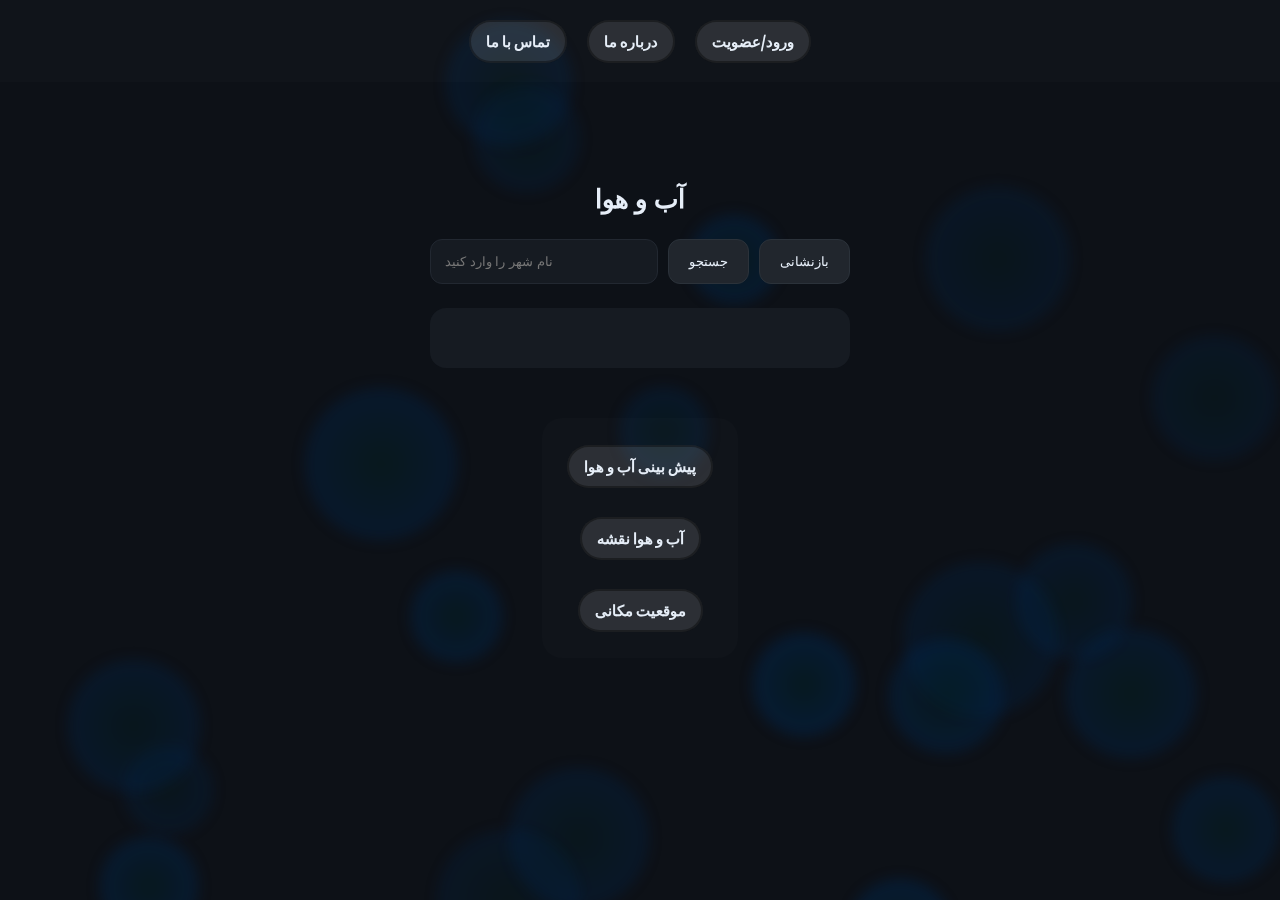
<file: index.html>
<!doctype html>
<html lang="fa">
<head>
<meta charset="utf-8">
<title>Weather — home</title>
<link rel="stylesheet" href="style.css">
<link href="https://fonts.googleapis.com/css2?family=Lobster&display=swap" rel="stylesheet">
  <meta name="description" content="یک سایت برای مشاهده آب و هوای شهرهای مختلف جهان REMOX">
  <meta name="keywords" content="آب و هوا , api , هواشناسی">
  <meta name="author" content="REMOX">
  <meta name="viewport" content="width=device-width, initial-scale=1.0">

    <meta name="author"content="REMOX">
    <meta name="robots" content="index,follow">
    <meta property="og:title" content="سایت عمومی REMOX">
    <meta property="og:description" content="هوا شناسی یکی از علوم مهم امروزه است">
    <meta property="og:image" content="image/logo.jpg">
    <meta property="og:url" content="https://site.com/home">
    <meta property="og:type" content="website">
</head>
<body>   
<div id="container-header">
    <ul>
<li><a href="pages/get in touch.html">تماس با ما</a></li>
<li><a href="pages/about.html">درباره ما</a></li>
<li><a href="pages/login.html">ورود/عضویت</a></li>
    </ul>
</div>
<div class="container">
    <h1>آب و هوا</h1>
<div class="search-box">
<input id="input" type="text" placeholder="نام شهر را وارد کنید">
<button id="button">جستجو</button>
<button id="reset">بازنشانی</button>

</div>
<div class="result">
<ul id="info">
</ul>
</div>
</div>
<main id="head">
    <ul>
        <p id="pishbini"><a href="pages/pishbini.html">پیش بینی آب و هوا</a></p>
        <p id="map"><a href="pages/map.html">آب و هوا نقشه</a></p>
        <p id="gps"><a href="pages/gps.html">موقعیت مکانی</a></p>
    </ul>
</main>

 <div class="bg-balls"></div>
<script src="main.js"></script>
</body>
</html>
</file>
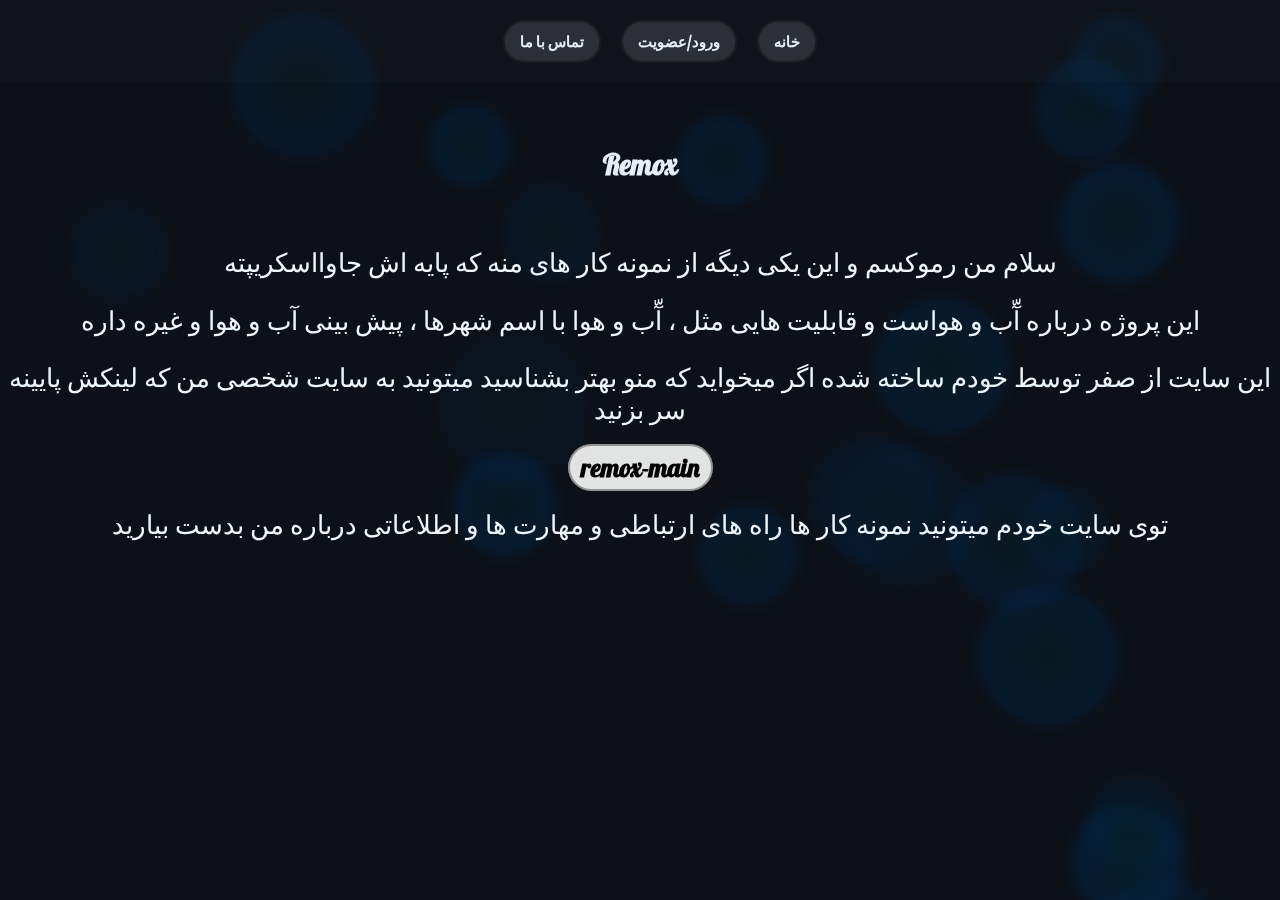
<file: pages/about.html>
<html>
<head>
<meta charset="utf-8">
<title>Weather — about</title>
<link rel="stylesheet" href="about.css/style.css">
<link href="https://fonts.googleapis.com/css2?family=Lobster&display=swap" rel="stylesheet">
  <meta name="description" content="یک سایت برای مشاهده آب و هوای شهرهای مختلف جهان REMOX">
  <meta name="keywords" content="آب و هوا , api , هواشناسی">
  <meta name="author" content="REMOX">
  <meta name="viewport" content="width=device-width, initial-scale=1.0">

    <meta name="author"content="REMOX">
    <meta name="robots" content="index,follow">
    <meta property="og:title" content="سایت عمومی REMOX">
    <meta property="og:description" content="هوا شناسی یکی از علوم مهم امروزه است">
    <meta property="og:image" content="image/logo.jpg">
    <meta property="og:url" content="https://site.com/home">
    <meta property="og:type" content="website">
</head>
<body>   
<header id="container-header">
    <ul>
<li><a href="get in touch.html">تماس با ما</a></li>
<li><a href="login.html">ورود/عضویت</a></li>
<li><a href="../index.html">خانه</a></li>
    </ul>
</header>
<section id="Introduction">
    <h1>Remox</h1>
    <nav id="info">
        <P>سلام من رموکسم و این یکی دیگه از نمونه کار های منه که پایه اش جاوااسکریپته</P>
        <p>این پروژه درباره آّب و هواست و قابلیت هایی مثل ، آّب و هوا با اسم شهرها ، پیش بینی آب و هوا و غیره داره</p>
        <p>این سایت از صفر توسط خودم ساخته شده اگر میخواید که منو بهتر بشناسید میتونید به سایت شخصی من که لینکش پایینه سر بزنید</p>
        <div id="a">
        <p><a href="https://remox-main.netlify.app">remox-main</a></p>
        </div>
        <p>توی سایت خودم میتونید نمونه کار ها راه های ارتباطی و مهارت ها و اطلاعاتی درباره من بدست بیارید</p>
        
    </nav>
</section>

 <div class="bg-balls"></div>
<script src="second.js"></script>
    </body>
    </html>
</file>
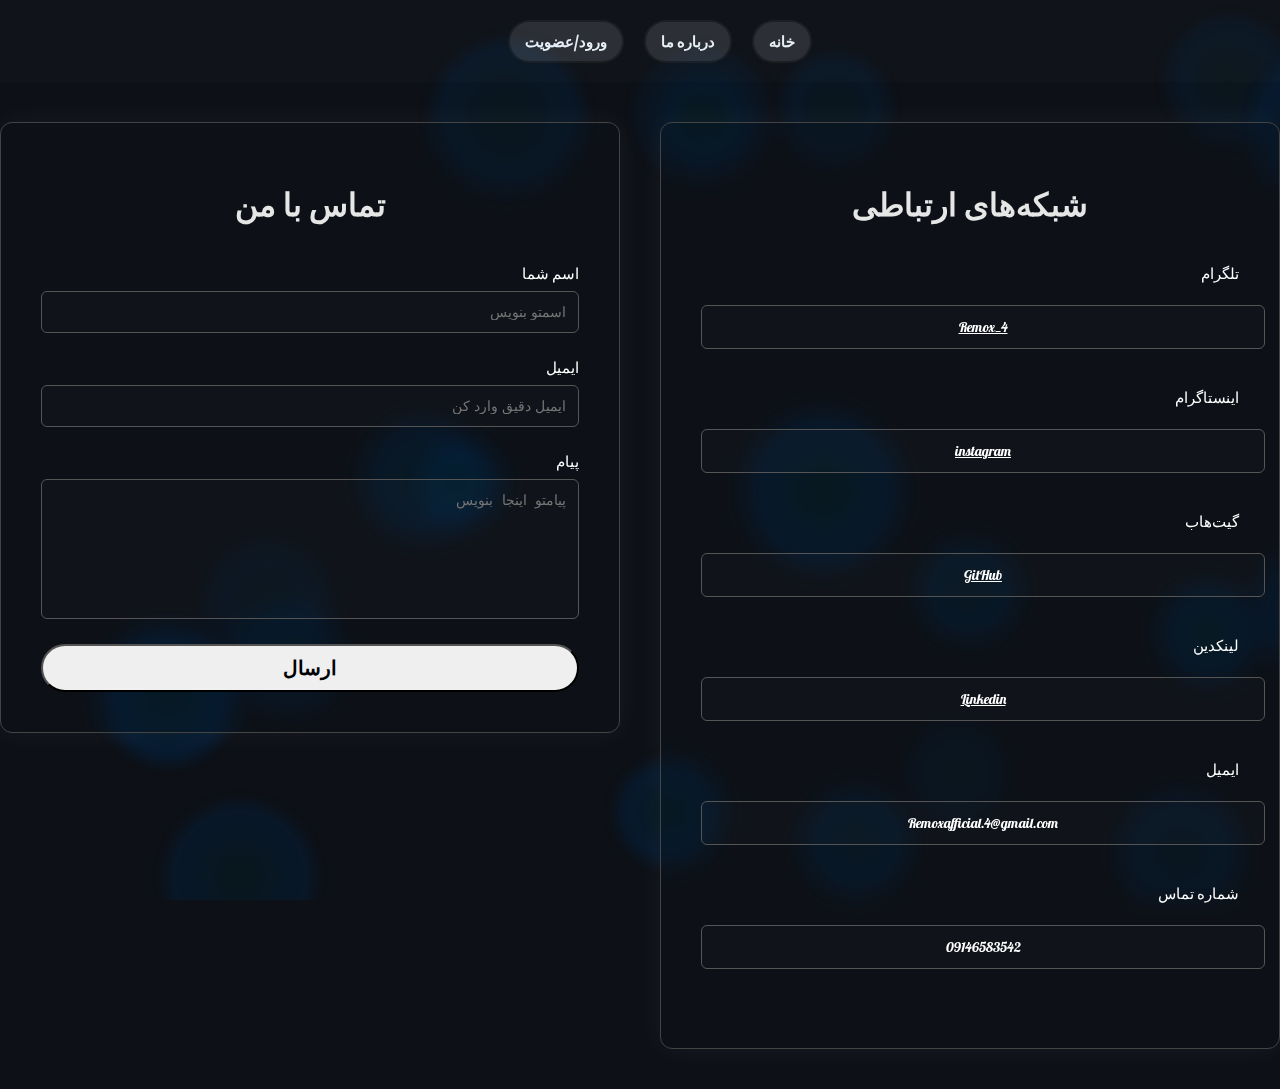
<file: pages/get in touch.html>
<html>
<head>
<meta charset="utf-8">
<title>Weather — get in touch</title>
<link rel="stylesheet" href="get in touch.css/style.css">
<link href="https://fonts.googleapis.com/css2?family=Lobster&display=swap" rel="stylesheet">
  <meta name="description" content="یک سایت برای مشاهده آب و هوای شهرهای مختلف جهان REMOX">
  <meta name="keywords" content="آب و هوا , api , هواشناسی">
  <meta name="author" content="REMOX">
  <meta name="viewport" content="width=device-width, initial-scale=1.0">

    <meta name="author"content="REMOX">
    <meta name="robots" content="index,follow">
    <meta property="og:title" content="سایت عمومی REMOX">
    <meta property="og:description" content="هوا شناسی یکی از علوم مهم امروزه است">
    <meta property="og:image" content="image/logo.jpg">
    <meta property="og:url" content="https://site.com/home">
    <meta property="og:type" content="website">
</head>
<body>   
<div id="container-header">
    <ul>
<li><a href="login.html">ورود/عضویت</a></li>
<li><a href="about.html">درباره ما</a></li>
<li><a href="../index.html">خانه</a></li>
    </ul>
</div>




<div class="wrapper" style="display:flex; justify-content:center; align-items:flex-start; gap:40px; width:100%; padding:40px 0;">
<div class="container">
<h1>تماس با من</h1>


<div class="row">
<label>اسم شما</label>
<input type="text" placeholder="اسمتو بنویس">
</div>


<div class="row">
<label>ایمیل</label>
<input type="email" placeholder="ایمیل دقیق وارد کن">
</div>


<div class="row">
<label>پیام</label>
<textarea placeholder="پیامتو اینجا بنویس"></textarea>
</div>


<button>ارسال</button>
</div>
<div class="container" style= animation-delay:0.2s;">
<h1>شبکه‌های ارتباطی</h1>


<div class="row">
<label>تلگرام</label>
<p class="p"><a href="https://t.me/Remox_4">Remox_4</a></p>
</div>


<div class="row">
<label>اینستاگرام</label>
<p class="p"> <a href="https://instagram.com/its.r.m.z" >instagram</a></p>
</div>


<div class="row">
<label>گیت‌هاب</label>
<p class="p"><a href="https://github.com/Remox-code" >GitHub</a></p>
</div>


<div class="row">
<label>لینکدین</label>
<p class="p"><a href="https://www.linkedin.com/in/mohammad-aghajafari-77b35439a/">Linkedin</a></p>
</div>


<div class="row">
<label>ایمیل</label>
<p class="p">Remoxafficial.4@gmail.com</p>
</div>


<div class="row">
<label>شماره تماس</label>
<p class="p">09146583542</p>
</div>
</div>
</div>


 <div class="bg-balls"></div>
<script src="second.js"></script>
    </body>
    </html>
</file>
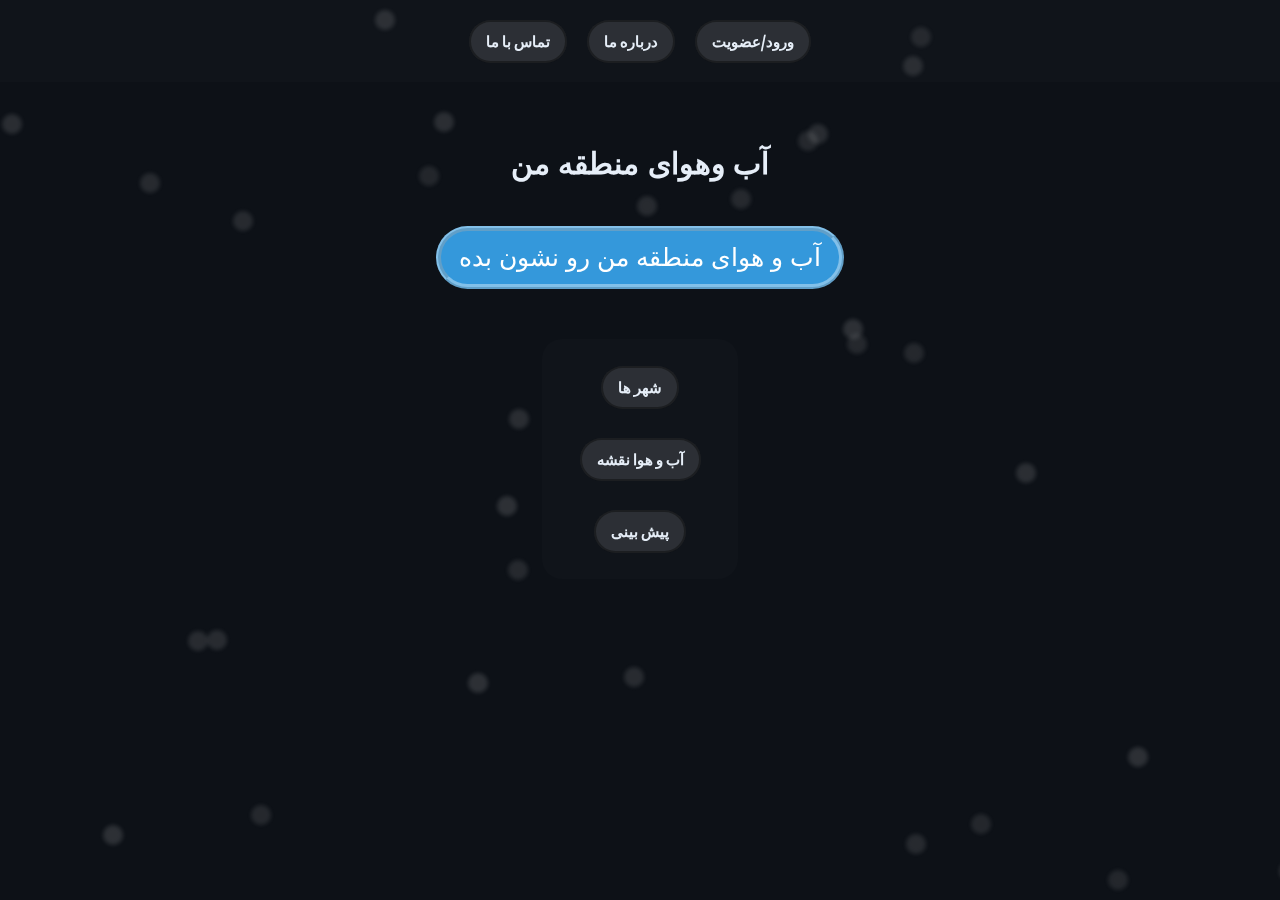
<file: pages/gps.html>
<!doctype html>
<html lang="fa">
<head>
<meta charset="utf-8">
<title>Weather — gps</title>
<link rel="stylesheet" href="gps.css/style.css">
<link href="https://fonts.googleapis.com/css2?family=Lobster&display=swap" rel="stylesheet">
  <meta name="description" content="یک سایت برای مشاهده آب و هوای شهرهای مختلف جهان REMOX">
  <meta name="keywords" content="آب و هوا , api , هواشناسی">
  <meta name="author" content="REMOX">
  <meta name="viewport" content="width=device-width, initial-scale=1.0">

    <meta name="author"content="REMOX">
    <meta name="robots" content="index,follow">
    <meta property="og:title" content="سایت عمومی REMOX">
    <meta property="og:description" content="هوا شناسی یکی از علوم مهم امروزه است">
    <meta property="og:image" content="image/logo.jpg">
    <meta property="og:url" content="https://site.com/home">
    <meta property="og:type" content="website">
</head>
<body> 

    
<div id="container-header">
    <ul>
<li><a href="get in touch.html">تماس با ما</a></li>
<li><a href="about.html">درباره ما</a></li>
<li><a href="login.html">ورود/عضویت</a></li>
    </ul>
</div>
<span id="mid">
  <h2>آب‌ وهوای منطقه من</h2>

  <button id="getWeatherBtn">آب و هوای منطقه من رو نشون بده</button>
</span>
  <div id="weather"></div>
<main id="head">
    <ul>
        <p id="pishbini"><a href="../index.html">شهر ها</a></p>
        <p id="map"><a href="map.html">آب و هوا نقشه</a></p>
        <p id="gps"><a href="pishbini.html">پیش بینی</a></p>
    </ul>
</main>

 <div class="bg-balls"></div>
<script src="gps.js"></script>
</body>
</html>
</file>
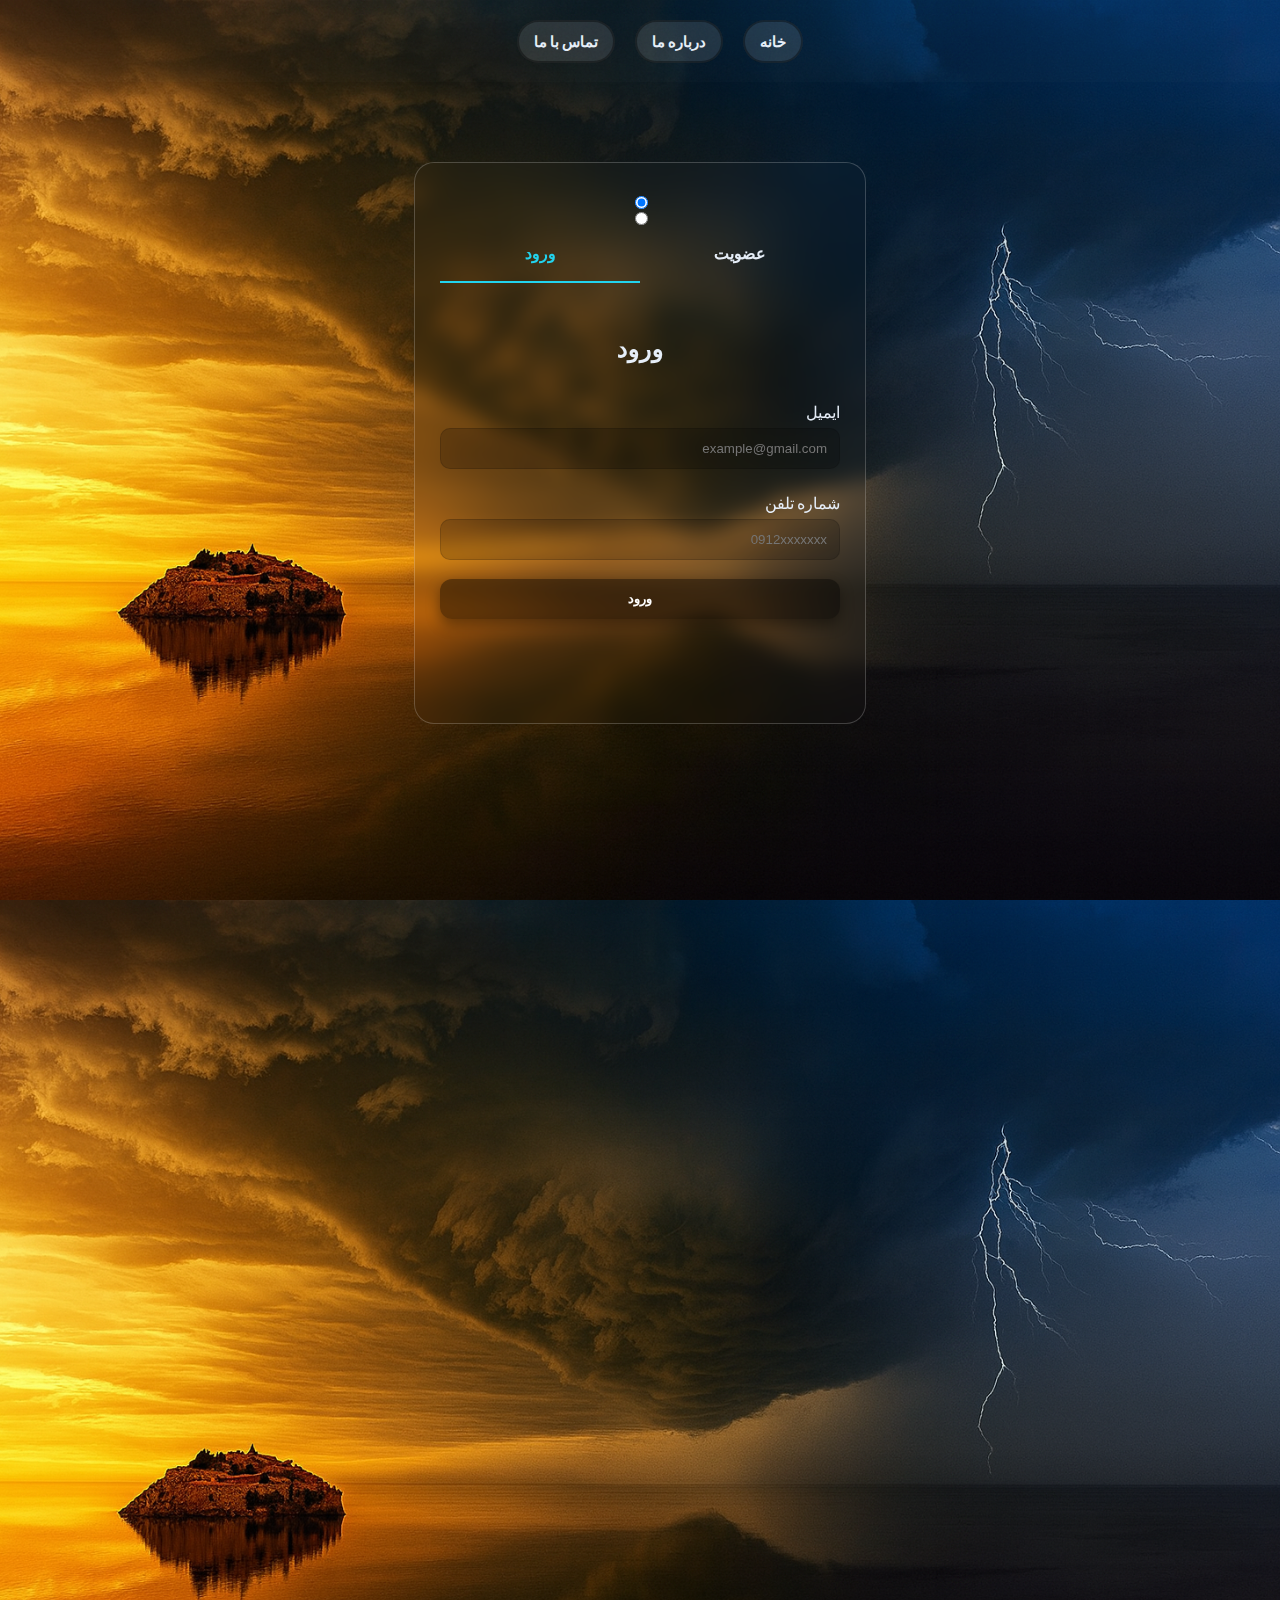
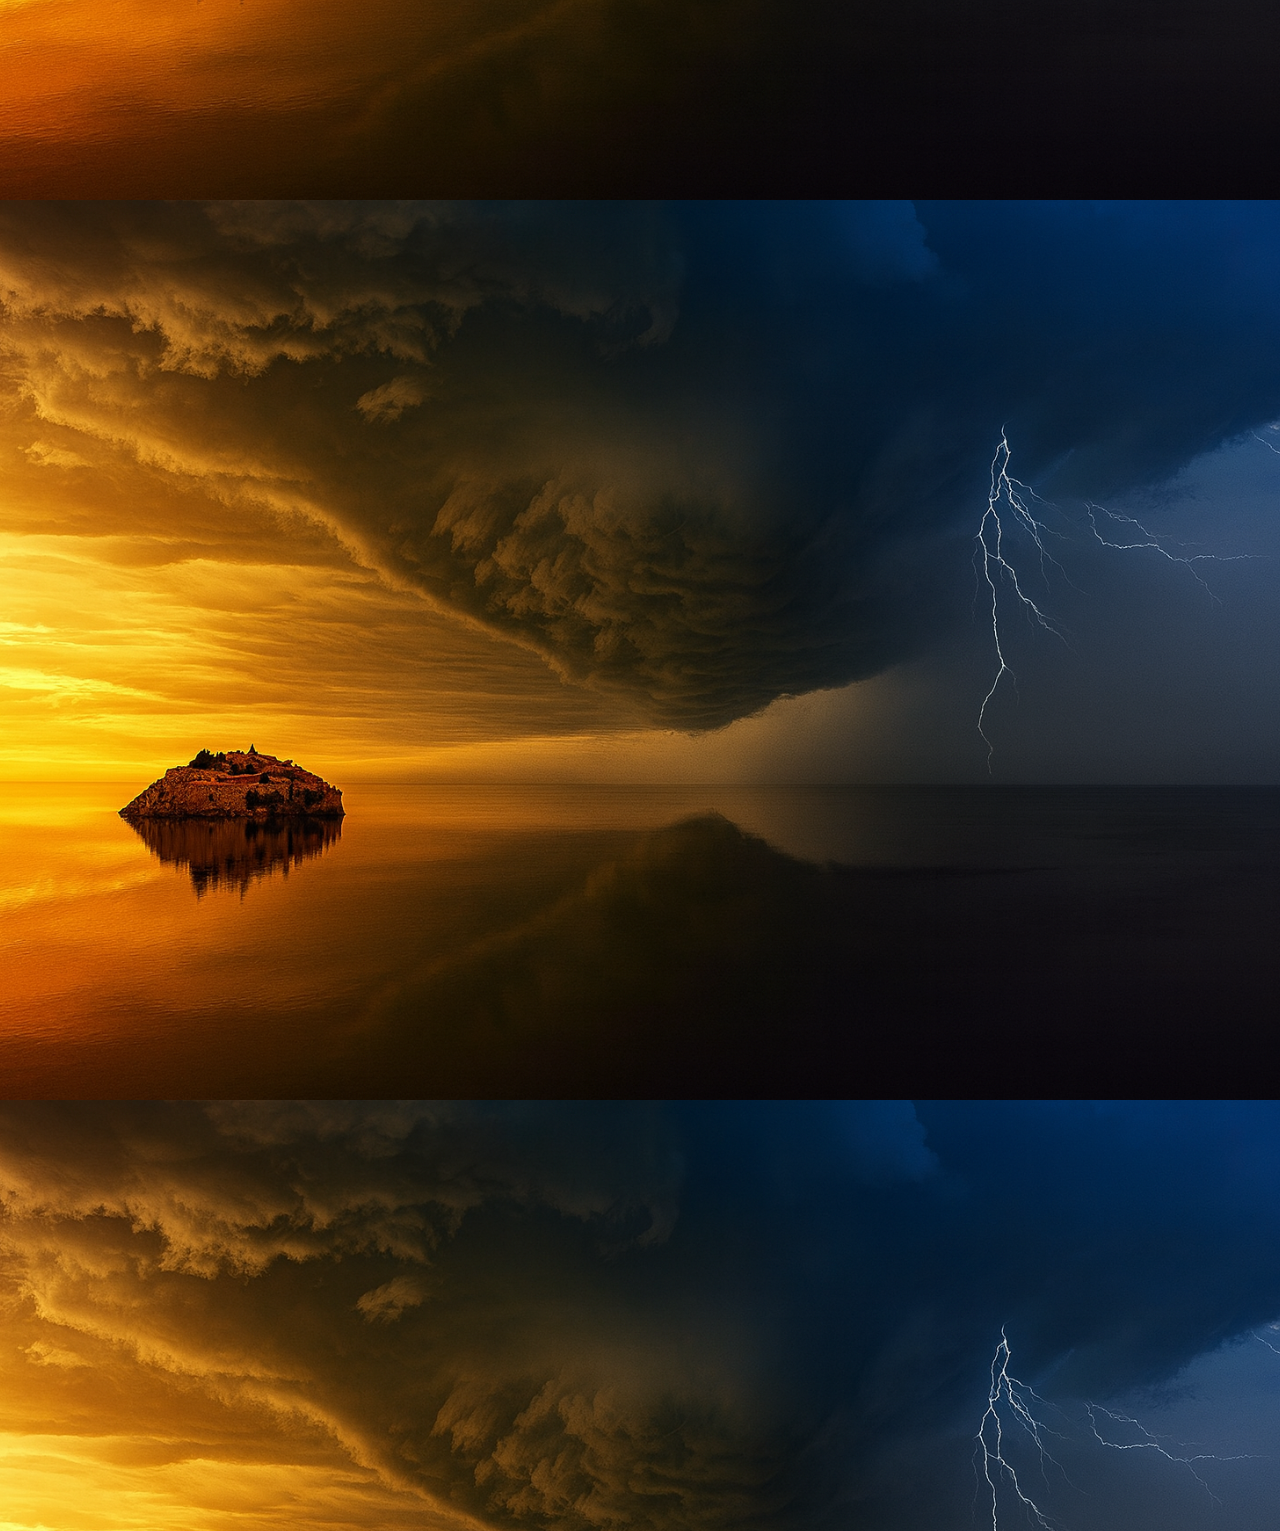
<file: pages/login.html>
<html>
<head>
<meta charset="utf-8">
<title>sign in — login</title>
<link rel="stylesheet" href="login.css/style.css">
<link href="https://fonts.googleapis.com/css2?family=Lobster&display=swap" rel="stylesheet">
  <meta name="description" content="یک سایت برای مشاهده آب و هوای شهرهای مختلف جهان REMOX">
  <meta name="keywords" content="آب و هوا , api , هواشناسی">
  <meta name="author" content="REMOX">
  <meta name="viewport" content="width=device-width, initial-scale=1.0">

    <meta name="author"content="REMOX">
    <meta name="robots" content="index,follow">
    <meta property="og:title" content="سایت عمومی REMOX">
    <meta property="og:description" content="هوا شناسی یکی از علوم مهم امروزه است">
    <meta property="og:image" content="image/logo.jpg">
    <meta property="og:url" content="https://site.com/home">
    <meta property="og:type" content="website">
</head>
<body>   
<div id="container-header">
    <ul>
<li><a href="get in touch.html">تماس با ما</a></li>
<li><a href="about.html">درباره ما</a></li>
<li><a href="../index.html">خانه</a></li>
    </ul>
</div>




<div class="container">
<input type="radio" name="tab" id="login-tab" checked>
<input type="radio" name="tab" id="register-tab">


<div class="tabs">
<label for="login-tab" class="tab">ورود</label>
<label for="register-tab" class="tab">عضویت</label>
</div>


<div class="forms">
<form class="form login-form">
<h2>ورود</h2>
<div class="field">
<label for="login-email">ایمیل</label>
<input id="login-email" type="email" placeholder="example@gmail.com" required>
</div>
<div class="field">
<label for="login-phone">شماره تلفن</label>
<input id="login-phone" type="tel" placeholder="0912xxxxxxx" required pattern="^0\d{10}$">
</div>
<button type="submit">ورود</button>
</form>


<form class="form register-form">
<h2>عضویت</h2>
<div class="field">
<label for="reg-name">نام و نام خانوادگی</label>
<input id="reg-name" type="text" placeholder="رضا رضایی" required>
</div>
<div class="field">
<label for="reg-email">ایمیل</label>
<input id="reg-email" type="email" placeholder="example@gmail.com" required>
</div>
<div class="field">
<label for="reg-phone">شماره تلفن</label>
<input id="reg-phone" type="tel" placeholder="0912xxxxxxx" required pattern="^0\d{10}$">
</div>
<button type="submit">ایجاد حساب</button>
</form>
</div>
</div>
 <div class="bg-balls"></div>
<script src="second.js"></script>
    </body>
    </html>
</file>
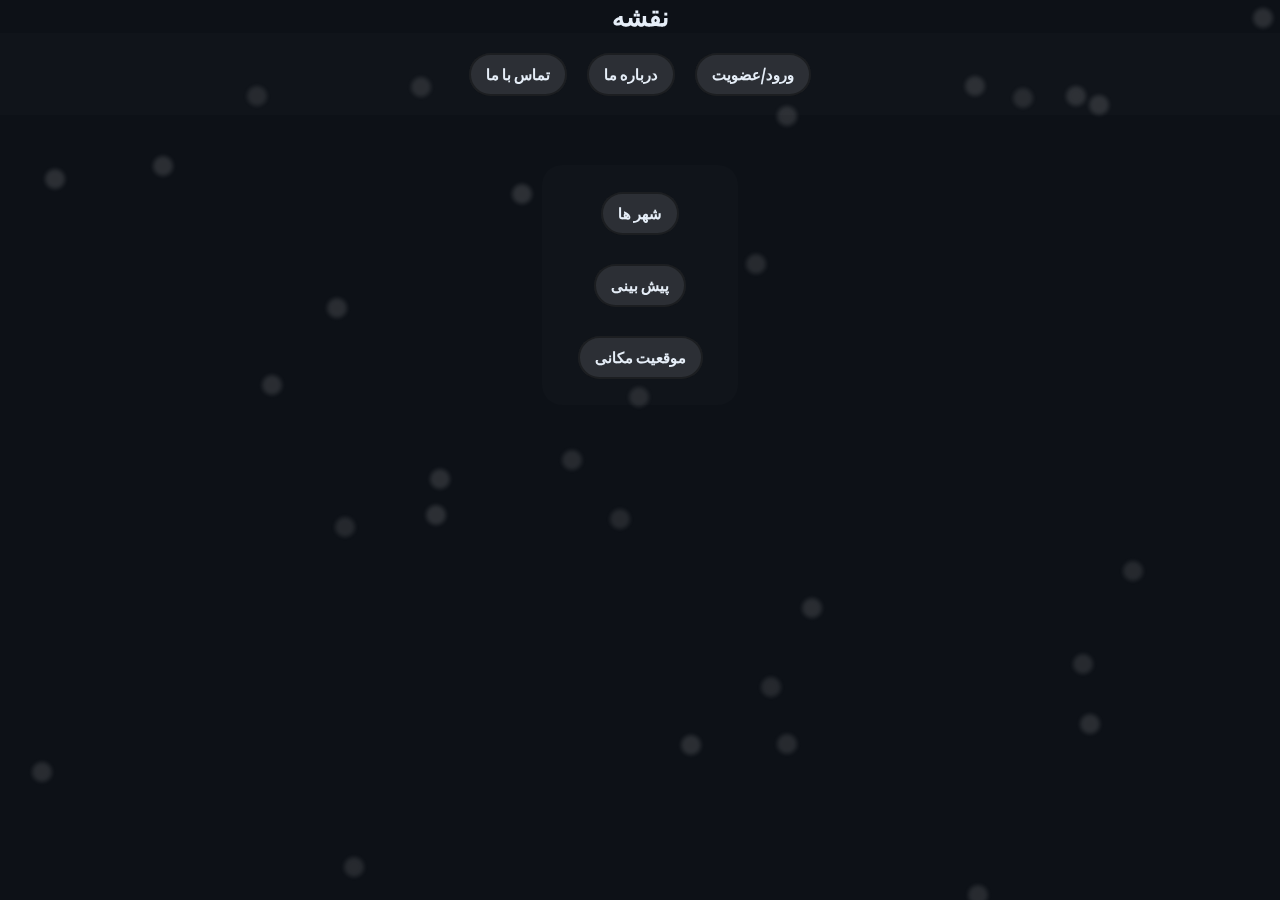
<file: pages/map.html>
<!doctype html>
<html lang="fa">
<head>
<meta charset="utf-8">
<title>Weather — map</title>
<link rel="stylesheet" href="map.css/style.css">
<link href="https://fonts.googleapis.com/css2?family=Lobster&display=swap" rel="stylesheet">
  <meta name="description" content="یک سایت برای مشاهده آب و هوای شهرهای مختلف جهان REMOX">
  <meta name="keywords" content="آب و هوا , api , هواشناسی">
  <meta name="author" content="REMOX">
  <meta name="viewport" content="width=device-width, initial-scale=1.0">

    <meta name="author"content="REMOX">
    <meta name="robots" content="index,follow">
    <meta property="og:title" content="سایت عمومی REMOX">
    <meta property="og:description" content="هوا شناسی یکی از علوم مهم امروزه است">
    <meta property="og:image" content="image/logo.jpg">
    <meta property="og:url" content="https://site.com/home">
    <meta property="og:type" content="website">
</head>
<body>   


<h1>نقشه</h1>

<div id="container-header">
    <ul>
<li><a href="get in touch.html">تماس با ما</a></li>
<li><a href="about.html">درباره ما</a></li>
<li><a href="login.html">ورود/عضویت</a></li>
    </ul>
</div>

<main id="head">
    <ul>
        <p id="pishbini"><a href="../index.html">شهر ها</a></p>
        <p id="map"><a href="pishbini.html">پیش بینی</a></p>
        <p id="gps"><a href="gps.html">موقعیت مکانی</a></p>
    </ul>
</main>

 <div class="bg-balls"></div>
<script src="map.js"></script>
</body>
</html>
</file>
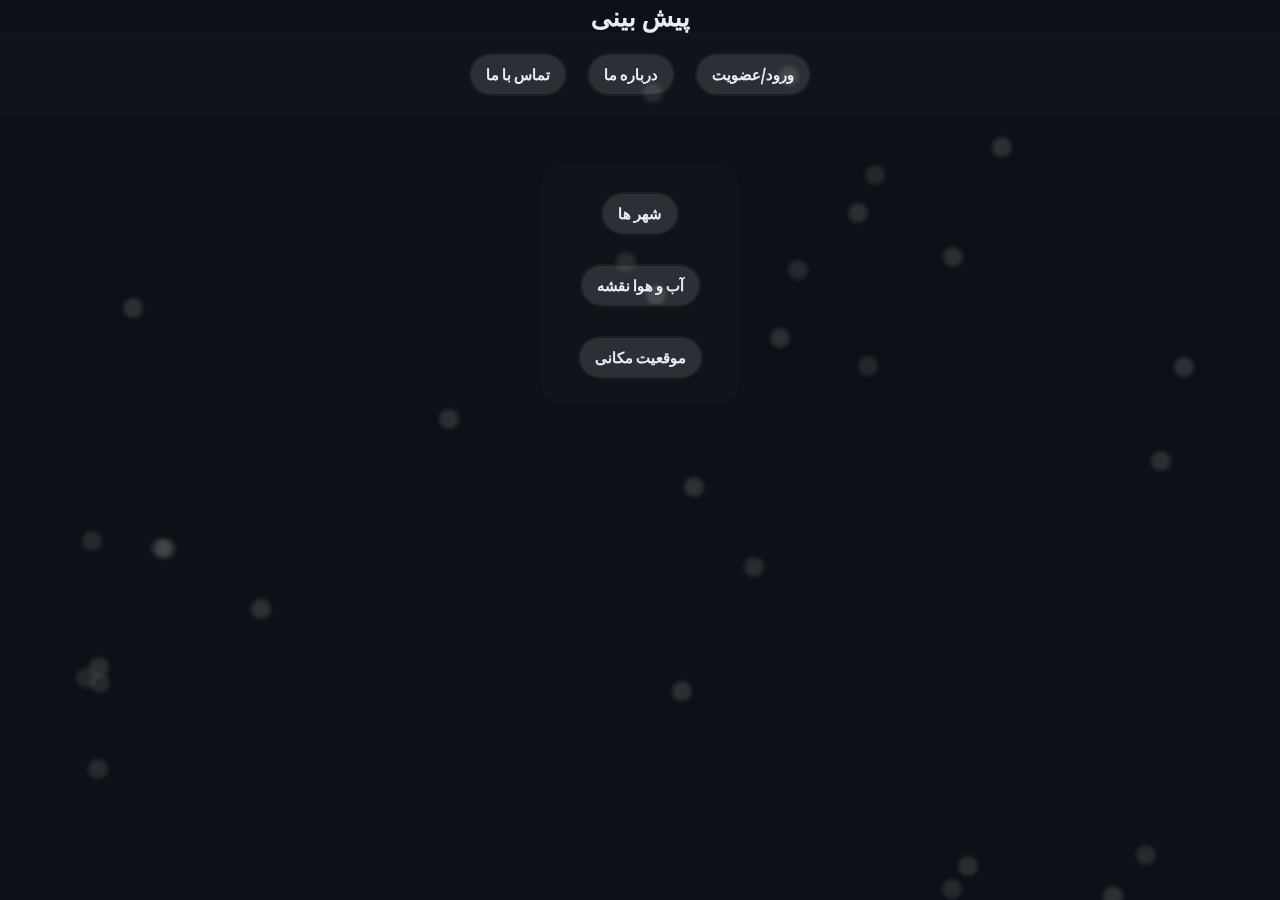
<file: pages/pishbini.html>
<!doctype html>
<html lang="fa">
<head>
<meta charset="utf-8">
<title>Weather — future</title>
<link rel="stylesheet" href="pishbini.css/style.css">
<link href="https://fonts.googleapis.com/css2?family=Lobster&display=swap" rel="stylesheet">
  <meta name="description" content="یک سایت برای مشاهده آب و هوای شهرهای مختلف جهان REMOX">
  <meta name="keywords" content="آب و هوا , api , هواشناسی">
  <meta name="author" content="REMOX">
  <meta name="viewport" content="width=device-width, initial-scale=1.0">

    <meta name="author"content="REMOX">
    <meta name="robots" content="index,follow">
    <meta property="og:title" content="سایت عمومی REMOX">
    <meta property="og:description" content="هوا شناسی یکی از علوم مهم امروزه است">
    <meta property="og:image" content="image/logo.jpg">
    <meta property="og:url" content="https://site.com/home">
    <meta property="og:type" content="website">
</head>
<body> 
    <h1>پیش بینی</h1>

    
<div id="container-header">
    <ul>
<li><a href="get in touch.html">تماس با ما</a></li>
<li><a href="about.html">درباره ما</a></li>
<li><a href="login.html">ورود/عضویت</a></li>
    </ul>
</div>

<main id="head">
    <ul>
        <p id="pishbini"><a href="../index.html">شهر ها</a></p>
        <p id="map"><a href="map.html">آب و هوا نقشه</a></p>
        <p id="gps"><a href="gps.html">موقعیت مکانی</a></p>
    </ul>
</main>

 <div class="bg-balls"></div>
<script src="pishbini.js"></script>
</body>
</html>
</file>
<file: style.css>
body {
    margin: 0;
    height: 100vh;
    background: #0d1117;
    color: #e6eef8;
        font-family: "Lobster", sans-serif; 

}
#container-header {
    background-color:#ffffff04;
    display: flex;
    justify-content: center;
    padding: 15px 0;
    
}

#container-header ul {
    display: flex;
    gap: 20px;
    
    
}
#container-header a{ 
    font-weight: bolder;
    background-color: #ffffff1e;
        border: 2px solid #0000005b;
border-radius: 90px 90px 90px 90px;
-webkit-border-radius: 90px 90px 90px 90px;
-moz-border-radius: 90px 90px 90px 90px;
    padding: 10px 15px 10px 15px;
    font-family: "Lobster", sans-serif; 
color: #e6eef8;
font-size: 15px;
text-decoration: none;

}
 #container-header a:hover{
     background-color: #ffffff7c;
    border-color: #101010;
    transform:rotate(2.5px);
    transition: 0.25s ease; 
    color: #000000;
    padding: 8px 13px 8px 13px;
 }
.container {
    width: 90%;
    max-width: 420px;
    display: flex;
    flex-direction: column;
    gap: 24px;
    margin: 0 auto;
    margin-top: 100px;
    
}

h1 {
    margin: 0;
    text-align: center;
    font-size: 26px;
    font-weight: 700;
}

.search-box {
    display: flex;
    gap: 10px;
}

.search-box input {
    flex: 1;
    padding: 14px;
    background: #161b22;
    border: 1px solid #222831;
    border-radius: 12px;
    color: #e6eef8;
}

.search-box button {
    padding: 14px 20px;
    background: #21262d;
    color: #e6eef8;
    border: 1px solid #2b323a;
    border-radius: 12px;
    cursor: pointer;
}
.search-box :hover{
    background: #2b323a;
    border-color: #3a3f47;
    transform: translateY(-2px);
}
#reset :hover{
    background: #2b323a;
    border-color: #3a3f47;
    transform: translateY(-2px);
}
.search-box:active {
    transform: translateY(0);
}
.result {
    background: #161b22;
    border-radius: 16px;
    padding: 30px;
    text-align: center;
    display: flex;
    flex-direction: column;
    gap: 20px;
}
ul{
    list-style: none;
     padding: 0;
    margin: 0;
    text-align: center;
    line-height: 50px;
    font-size: 20px;
}
.bg-balls {
    position: fixed;
    inset: 0;
    overflow: hidden;
    z-index: -1;
}

.ball {
    position: absolute;
    width: 50px;
    height: 50px;
    background: radial-gradient(circle, #002428, #002a69);
    filter: blur(7px);
    border-radius: 50%;
    opacity: 0.35;
    animation: float 12s infinite linear;
}

@keyframes float {
    0% { transform: translate(0, 0) scale(1); }
    50% { transform: translate(50px, -40px) scale(1.2); }
    100% { transform: translate(0, 0) scale(1); }
}

#reset{
    padding: 14px 20px;
    background: #21262d;
    border: 1px solid #2b323a;
    border-radius: 12px;
    cursor: pointer;
}
#head{
    background-color:#ffffff04;
    width: 15%;
    height:auto;
    margin:0 auto;
    margin-top: 50px;
    border-radius: 20px 20px 20px 20px;
-webkit-border-radius: 20px 20px 20px 20px;
-moz-border-radius: 20px 20px 20px 20px;
padding: 2px;
}

#head a{
    font-size: 15px;
    font-weight: bolder;
    background-color: #ffffff1e;
        border: 2px solid #0000005b;
border-radius: 90px 90px 90px 90px;
-webkit-border-radius: 90px 90px 90px 90px;
-moz-border-radius: 90px 90px 90px 90px;
padding: 10px 15px 10px 15px;
margin-top: 10px;
    font-family: "Lobster", sans-serif; 
color: #e6eef8;
text-decoration: none;
}
#head p :hover{
    background-color: #ffffff7c;
    border-color: #101010;
    transform:scale(2.5px);
    transition: 0.25s ease; 
    color: #000000;
    padding: 13px 17px 13px 17px;

}
@media (max-width:480px){
#head{
    margin:0 auto;
    width: 50%;
    margin-top: 50px;
}
.search-box {
    display: flex;
    gap: 5px;
}
.search-box input {
    padding: 10px;
}

.search-box button {
    padding: 10px 15px;
}
}
@media (max-width:768px){
#head{
    margin:0 auto;
    width: 50%;
    margin-top: 50px;
}
}
</file>
<file: pages/about.css/style.css>
body {
    margin: 0;
    height: 100vh;
    background: #0d1117;
    color: #e6eef8;
        font-family: "Lobster", sans-serif; 

}
#container-header {
    background-color:#ffffff04;
    display: flex;
    justify-content: center;
    padding: 15px 0;
    
}

#container-header ul {
    display: flex;
    gap: 20px;
    list-style: none;

    
}
#container-header a{ 
    font-weight: bolder;
    background-color: #ffffff1e;
        border: 2px solid #0000005b;
border-radius: 90px 90px 90px 90px;
-webkit-border-radius: 90px 90px 90px 90px;
-moz-border-radius: 90px 90px 90px 90px;
    padding: 10px 15px 10px 15px;
    font-family: "Lobster", sans-serif; 
color: #e6eef8;
font-size: 15px;
text-decoration: none;

}
 #container-header a:hover{
     background-color: #ffffff7c;
    border-color: #101010;
    transform:rotate(2.5px);
    transition: 0.25s ease; 
    color: #000000;
    padding: 8px 13px 8px 13px;
 }
 #info , h1{
    text-align: center;
    margin-top: 5%;
 }
 #info p ,a{
font-size: 1.6rem;
text-decoration: none;
color: aliceblue;

 }
 #info p a{
        font-weight: bolder;
    background-color: #ffffffe1;
        border: 2px solid #0000005b;
border-radius: 90px 90px 90px 90px;
-webkit-border-radius: 90px 90px 90px 90px;
-moz-border-radius: 90px 90px 90px 90px;
    padding: 5px 11px 6px 11px;
    color: #000000;
    width: fit-content;
 }
#a:hover{
transform: scale(0.8) skew(1deg);
-webkit-transform: scale(0.8) skew(1deg);
-moz-transform: scale(0.8) skew(1deg);
transition: 0.50s ease; 
}
#info p a:hover{
color: #ffffffe1;
background-color: #1e80008b;
}
 h1{
    font-size: 1.8rem;
 }
 .bg-balls {
    position: fixed;
    inset: 0;
    overflow: hidden;
    z-index: -1;
}

.ball {
    position: absolute;
    width: 50px;
    height: 50px;
    background: radial-gradient(circle, #002428, #002a69);
    filter: blur(7px);
    border-radius: 50%;
    opacity: 0.35;
    animation: float 12s infinite linear;
}

@keyframes float {
    0% { transform: translate(0, 0) scale(1); }
    50% { transform: translate(50px, -40px) scale(1.2); }
    100% { transform: translate(0, 0) scale(1); }
}
 @media (max-width: 980px){
#info p,a{
    font-size: 1.9em;
    line-height: 70px;
}
}
@media (max-width: 480px) {
#info p,a{
    font-size: 1.3rem;
    line-height: 35px;
}
}
@media (max-width: 768px) {
#info p,a{
    font-size: 1.3rem;
    line-height: 35px;
}
}
</file>
<file: pages/get in touch.css/style.css>
body {
    margin: 0;
    height: 100vh;
    background: #0d1117;
    color: #e6eef8;
        font-family: "Lobster", sans-serif; 

}
#container-header {
    background-color:#ffffff04;
    display: flex;
    justify-content: center;
    padding: 15px 0;
    
}

#container-header ul {
    display: flex;
    gap: 20px;
    list-style: none;

    
}
#container-header a{ 
    font-weight: bolder;
    background-color: #ffffff1e;
        border: 2px solid #0000005b;
border-radius: 90px 90px 90px 90px;
-webkit-border-radius: 90px 90px 90px 90px;
-moz-border-radius: 90px 90px 90px 90px;
    padding: 10px 15px 10px 15px;
    font-family: "Lobster", sans-serif; 
color: #e6eef8;
font-size: 15px;
text-decoration: none;

}
 #container-header a:hover{
     background-color: #ffffff7c;
    border-color: #101010;
    transform:rotate(2.5px);
    transition: 0.25s ease; 
    color: #000000;
    padding: 8px 13px 8px 13px;
 }
 .container {
width: 90%;
max-width: 600px;
padding: 40px;
border: 1px solid #444;
border-radius: 12px;
backdrop-filter: blur(10px);
box-shadow: 0 0 30px rgba(255,255,255,0.05);
animation: fadeIn 1s ease forwards;
}


@keyframes fadeIn {
from { opacity: 0; transform: translateY(20px); }
to { opacity: 1; transform: translateY(0); }
}


h1 {
text-align: center;
margin-bottom: 40px;
color: #e6e6e6;
letter-spacing: 2px;
}


.row {
display: flex;
flex-direction: column;
margin-bottom: 25px;
}


label {
margin-bottom: 8px;
font-size: 15px;
color: #ffffff;
text-align: right;
}


input, textarea ,.p{
width: 100%;
background: #ffffff04;
border: 1px solid #555;
border-radius: 6px;
padding: 12px;
font-size: 14px;
color: #fff;
transition: 0.3s;
text-align: right;
}
.p , a{
    text-align: center;
    color: #fff;
}
input:focus, textarea:focus {
border-color: #fff;
box-shadow: 0 0 10px rgba(255,255,255,0.2);
}


textarea {
height: 140px;
resize: none;
}


button {
width: 100%;
padding: 10px;
text-align: center;
font-size: 20px;
font-weight: bold;
border-radius: 50px;
}
.bg-balls {
    position: fixed;
    inset: 0;
    overflow: hidden;
    z-index: -1;
}

.ball {
    position: absolute;
    width: 50px;
    height: 50px;
    background: radial-gradient(circle, #002428, #002a69);
    filter: blur(7px);
    border-radius: 50%;
    opacity: 0.35;
    animation: float 12s infinite linear;
}

@keyframes float {
    0% { transform: translate(0, 0) scale(1); }
    50% { transform: translate(50px, -40px) scale(1.2); }
    100% { transform: translate(0, 0) scale(1); }
}
@media (max-width: 1000px) {
.wrapper{
display:flex; 
flex-direction: column;
justify-content: center;
align-items: center;
gap:40px; 

}
.container{
    width: 100%;
}
textarea , input  {
width: 90%;

}
label{
    padding-right: 5%;
}
.p a{
    font-size: 17px;
}
.p{
width: 90%;
}
}
@media (max-width: 768px) {
.wrapper{
display:flex; 
flex-direction: column;
justify-content: center;
gap:40px; 
margin-right: 10%;
}
.container{
    width: 80%;
}
textarea , input  {
width: 90%;
}
label{
    padding-right: 5%;
}
.p a{
    font-size: 17px;
}
.p{
width: 90%;
}

}
</file>
<file: pages/gps.css/style.css>
body {
    margin: 0;
    height: 100vh;
    background: #0d1117;
    color: #e6eef8;
      

}
.bg-balls {
  position: fixed;
  inset: 0;
  z-index: -1;
  pointer-events: none;
  overflow: hidden;
}

/* نقطه‌های خیلی کوچک و کم‌رنگ */
.bg-balls .ball {
  position: absolute;
  width: var(--size);
  height: var(--size);
  background: var(--color);
  border-radius: 50%;
  opacity: 0.15;
  filter: blur(2px);
  animation: float var(--duration) linear infinite;
  animation-delay: var(--delay);
}

@keyframes float {
  0%   { transform: translateY(0px); }
  100% { transform: translateY(-80px); }
}
#container-header {
    background-color:#ffffff04;
    display: flex;
    justify-content: center;
    padding: 15px 0;
      font-family: "Lobster", sans-serif; 
    
}

#container-header ul {
    display: flex;
    gap: 20px;
    
    
}
#container-header a{ 
    font-weight: bolder;
    background-color: #ffffff1e;
        border: 2px solid #0000005b;
border-radius: 90px 90px 90px 90px;
-webkit-border-radius: 90px 90px 90px 90px;
-moz-border-radius: 90px 90px 90px 90px;
    padding: 10px 15px 10px 15px;
    font-family: "Lobster", sans-serif; 
color: #e6eef8;
font-size: 15px;
text-decoration: none;

}
 #container-header a:hover{
     background-color: #ffffff7c;
    border-color: #101010;
    transform:rotate(2.5px);
    transition: 0.25s ease; 
    color: #000000;
    padding: 8px 13px 8px 13px;
 }
.container {
    width: 90%;
    max-width: 420px;
    display: flex;
    flex-direction: column;
    gap: 24px;
    margin: 0 auto;
    margin-top: 100px;
    
}

h1 {
    margin: 0;
    text-align: center;
    font-size: 26px;
    font-weight: 700;
}

.search-box {
    display: flex;
    gap: 10px;
}

.search-box input {
    flex: 1;
    padding: 14px;
    background: #161b22;
    border: 1px solid #222831;
    border-radius: 12px;
    color: #e6eef8;
}

.search-box button {
    padding: 14px 20px;
    background: #21262d;
    color: #e6eef8;
    border: 1px solid #2b323a;
    border-radius: 12px;
    cursor: pointer;
}
.search-box :hover{
    background: #2b323a;
    border-color: #3a3f47;
    transform: translateY(-2px);
}
#reset :hover{
    background: #2b323a;
    border-color: #3a3f47;
    transform: translateY(-2px);
}
.search-box:active {
    transform: translateY(0);
}
.result {
    background: #161b22;
    border-radius: 16px;
    padding: 30px;
    text-align: center;
    display: flex;
    flex-direction: column;
    gap: 20px;
}
ul{
    list-style: none;
     padding: 0;
    margin: 0;
    text-align: center;
    line-height: 50px;
    font-size: 20px;
}

#reset{
    padding: 14px 20px;
    background: #21262d;
    border: 1px solid #2b323a;
    border-radius: 12px;
    cursor: pointer;
}
#head{
    background-color:#ffffff04;
    width: 15%;
    height:auto;
    margin:0 auto;
    margin-top: 50px;
    border-radius: 20px 20px 20px 20px;
-webkit-border-radius: 20px 20px 20px 20px;
-moz-border-radius: 20px 20px 20px 20px;
padding: 2px;
}

#head a{
    font-size: 15px;
    font-weight: bolder;
    background-color: #ffffff1e;
        border: 2px solid #0000005b;
border-radius: 90px 90px 90px 90px;
-webkit-border-radius: 90px 90px 90px 90px;
-moz-border-radius: 90px 90px 90px 90px;
padding: 10px 15px 10px 15px;
margin-top: 10px;
    font-family: "Lobster", sans-serif; 
color: #e6eef8;
text-decoration: none;
}
#head p :hover{
    background-color: #ffffff7c;
    border-color: #101010;
    transform:scale(2.5px);
    transition: 0.25s ease; 
    color: #000000;
    padding: 13px 17px 13px 17px;

}
button {
  background: #3498db;
  border: 5px ridge rgba(255,255,255,0.39);
  padding: 12px 18px;
  border-radius: 40px;
  color: #fff;
  cursor: pointer;
  font-size: 25px;
  margin-top: 20px;
  width: fit-content;
}
#mid{
    display: flex;
    flex-direction: column;
    justify-content: center;
    align-items: center;
}
button:hover{
    background-color: #3498dbbf;
    transform:scale(3px);
    transition: 0.30s ease; 
    padding: 15px 20px 15px 20px;
    box-shadow: 0px 5px 15px 0px rgba(218,218,218,0.75);
-webkit-box-shadow: 0px 5px 15px 0px rgba(218,218,218,0.75);
-moz-box-shadow: 0px 5px 15px 0px rgba(218,218,218,0.75);
}
button:active {
  transform: scale(0.97);
}

#weather {
  margin-top: 25px;
  font-size: 18px;
  line-height: 28px;
  text-align: center;
}
h2{
    text-align: center;
    margin-top: 5%;
    font-family: 'Franklin Gothic Medium', 'Arial Narrow', Arial, sans-serif;
    font-size: 30px;
}
@media (max-width:480px){
#head{
    margin:0 auto;
    width: 50%;
    margin-top: 50px;
}
.search-box {
    display: flex;
    gap: 5px;
}
.search-box input {
    padding: 10px;
}

.search-box button {
    padding: 10px 15px;
}
}
@media (max-width:768px){
#head{
    margin:0 auto;
    width: 50%;
    margin-top: 50px;
}
}
</file>
<file: pages/login.css/style.css>
body {
    margin: 0;
    height: 100vh;

  background-image: url("../images2/background.png");
  background-size: cover;
  background-repeat: repeat;
  background-position: center center;

        
    color: #e6eef8;
    font-family: "Lobster", sans-serif; 

}
#container-header {
    background-color:#ffffff04;
    display: flex;
    justify-content: center;
    padding: 15px 0;
    margin-bottom: 80px;
    
}

#container-header ul {
    display: flex;
    gap: 20px;
    list-style: none;

    
}
#container-header a{ 
    font-weight: bolder;
    background-color: #ffffff1e;
        border: 2px solid #0000005b;
border-radius: 90px 90px 90px 90px;
-webkit-border-radius: 90px 90px 90px 90px;
-moz-border-radius: 90px 90px 90px 90px;
    padding: 10px 15px 10px 15px;
    font-family: "Lobster", sans-serif; 
color: #e6eef8;
font-size: 15px;
text-decoration: none;

}
 #container-header a:hover{
     background-color: #ffffff7c;
    border-color: #101010;
    transform:rotate(2.5px);
    transition: 0.25s ease; 
    color: #000000;
    padding: 8px 13px 8px 13px;
 }


 .container{
  width:100%;
  max-width:400px;
    background: rgba(255, 255, 255, 0.01); 
    backdrop-filter: blur(10px);          
    -webkit-backdrop-filter: blur(10px);  
  padding:30px 25px;
  border-radius:20px;
    border: 1px solid rgba(255, 255, 255, 0.2); 
  display:flex;
  flex-direction:column;
  align-items:center;
  margin: 0 auto;
  height: 500px
}

.tabs{
  display:flex;
  justify-content:space-around;
  width:100%;
  margin-bottom:30px;
}

.tab{
  flex:1;
  text-align:center;
  padding:18px;
  cursor:pointer;
  border-bottom:2px solid transparent;
  transition:0.3s;
  font-weight:bold;
}

#login-tab:checked ~ .tabs label[for="login-tab"]{
  border-color:#22d3ee;
  color:#22d3ee;
}

#register-tab:checked ~ .tabs label[for="register-tab"]{
  border-color:#22d3ee;
  color:#22d3ee;
}

.forms{
  position:relative;
  width:100%;
}

.form{
  display:none;
  flex-direction:column;
  gap:14px;
  animation: fade .4s ease;
}

.field{
  gap:6px;
  display:flex;
  flex-direction:column;
  margin:5px 0
}

.field label {
  text-align:right;   
}

input{
  padding:12px;
  border-radius:10px;
  border:1px solid #00000025;
  background:#0000002d;
  color:#e5e7eb;
  transition: all .2s ease;
  text-align:right;  
}

input:focus{
  border-color:#22d3ee;
  box-shadow:0 0 8px #22d3ee88;
  outline:none;
}

button{
  padding: auto 50px auto 50px;
  border:none;
  border-radius:12px;
  background:#0000006a;
  color:#ffffff;
  font-weight:bold;
  cursor:pointer;
  box-shadow:0 6px 14px rgba(0, 0, 0, 0.4);
  transition:transform .15s ease, box-shadow .2s;
   height:40px;
}

button:hover{
  box-shadow:0 4px 13px rgba(255, 255, 255, 0.312);
  transform:translateY(-2px);
    height:50px;
}

button:active{
  transform:translateY(1px);
   height:50px;
}

#login-tab:checked ~ .forms .login-form{
  display:flex;
}

#register-tab:checked ~ .forms .register-form{
  display:flex;
}
h2{
    text-align: center;
}








@media (max-width: 480px) {
.container {
  max-width: 100%;     
  margin: 20px auto;   
  padding: 20px;      
  box-sizing: border-box; 
}

}
@media (max-width: 768px) {
.container{
  height: 600px;
}
.login-form{
  margin-top: 50px;
}
}
</file>
<file: pages/map.css/style.css>
body {
    margin: 0;
    height: 100vh;
    background: #0d1117;
    color: #e6eef8;
        font-family: "Lobster", sans-serif; 

}
.bg-balls {
  position: fixed;
  inset: 0;
  z-index: -1;
  pointer-events: none;
  overflow: hidden;
}

/* نقطه‌های خیلی کوچک و کم‌رنگ */
.bg-balls .ball {
  position: absolute;
  width: var(--size);
  height: var(--size);
  background: var(--color);
  border-radius: 50%;
  opacity: 0.15;
  filter: blur(2px);
  animation: float var(--duration) linear infinite;
  animation-delay: var(--delay);
}

@keyframes float {
  0%   { transform: translateY(0px); }
  100% { transform: translateY(-80px); }
}

#container-header {
    background-color:#ffffff04;
    display: flex;
    justify-content: center;
    padding: 15px 0;
    
}

#container-header ul {
    display: flex;
    gap: 20px;
    
    
}
#container-header a{ 
    font-weight: bolder;
    background-color: #ffffff1e;
        border: 2px solid #0000005b;
border-radius: 90px 90px 90px 90px;
-webkit-border-radius: 90px 90px 90px 90px;
-moz-border-radius: 90px 90px 90px 90px;
    padding: 10px 15px 10px 15px;
    font-family: "Lobster", sans-serif; 
color: #e6eef8;
font-size: 15px;
text-decoration: none;

}
 #container-header a:hover{
     background-color: #ffffff7c;
    border-color: #101010;
    transform:rotate(2.5px);
    transition: 0.25s ease; 
    color: #000000;
    padding: 8px 13px 8px 13px;
 }
.container {
    width: 90%;
    max-width: 420px;
    display: flex;
    flex-direction: column;
    gap: 24px;
    margin: 0 auto;
    margin-top: 100px;
    
}

h1 {
    margin: 0;
    text-align: center;
    font-size: 26px;
    font-weight: 700;
}

.search-box {
    display: flex;
    gap: 10px;
}

.search-box input {
    flex: 1;
    padding: 14px;
    background: #161b22;
    border: 1px solid #222831;
    border-radius: 12px;
    color: #e6eef8;
}

.search-box button {
    padding: 14px 20px;
    background: #21262d;
    color: #e6eef8;
    border: 1px solid #2b323a;
    border-radius: 12px;
    cursor: pointer;
}
.search-box :hover{
    background: #2b323a;
    border-color: #3a3f47;
    transform: translateY(-2px);
}
#reset :hover{
    background: #2b323a;
    border-color: #3a3f47;
    transform: translateY(-2px);
}
.search-box:active {
    transform: translateY(0);
}
.result {
    background: #161b22;
    border-radius: 16px;
    padding: 30px;
    text-align: center;
    display: flex;
    flex-direction: column;
    gap: 20px;
}
ul{
    list-style: none;
     padding: 0;
    margin: 0;
    text-align: center;
    line-height: 50px;
    font-size: 20px;
}

#reset{
    padding: 14px 20px;
    background: #21262d;
    border: 1px solid #2b323a;
    border-radius: 12px;
    cursor: pointer;
}
#head{
    background-color:#ffffff04;
    width: 15%;
    height:auto;
    margin:0 auto;
    margin-top: 50px;
    border-radius: 20px 20px 20px 20px;
-webkit-border-radius: 20px 20px 20px 20px;
-moz-border-radius: 20px 20px 20px 20px;
padding: 2px;
}

#head a{
    font-size: 15px;
    font-weight: bolder;
    background-color: #ffffff1e;
        border: 2px solid #0000005b;
border-radius: 90px 90px 90px 90px;
-webkit-border-radius: 90px 90px 90px 90px;
-moz-border-radius: 90px 90px 90px 90px;
padding: 10px 15px 10px 15px;
margin-top: 10px;
    font-family: "Lobster", sans-serif; 
color: #e6eef8;
text-decoration: none;
}
#head p :hover{
    background-color: #ffffff7c;
    border-color: #101010;
    transform:scale(2.5px);
    transition: 0.25s ease; 
    color: #000000;
    padding: 13px 17px 13px 17px;
}

@media (max-width:480px){
#head{
    margin:0 auto;
    width: 50%;
    margin-top: 50px;
}
.search-box {
    display: flex;
    gap: 5px;
}
.search-box input {
    padding: 10px;
}

.search-box button {
    padding: 10px 15px;
}
}
@media (max-width:768px){
#head{
    margin:0 auto;
    width: 50%;
    margin-top: 50px;
}
}
</file>
<file: pages/pishbini.css/style.css>
body {
    margin: 0;
    height: 100vh;
    background: #0d1117;
    color: #e6eef8;
        font-family: "Lobster", sans-serif; 

}
.bg-balls {
  position: fixed;
  inset: 0;
  z-index: -1;
  pointer-events: none;
  overflow: hidden;
}

/* نقطه‌های خیلی کوچک و کم‌رنگ */
.bg-balls .ball {
  position: absolute;
  width: var(--size);
  height: var(--size);
  background: var(--color);
  border-radius: 50%;
  opacity: 0.15;
  filter: blur(2px);
  animation: float var(--duration) linear infinite;
  animation-delay: var(--delay);
}

@keyframes float {
  0%   { transform: translateY(0px); }
  100% { transform: translateY(-80px); }
}
#container-header {
    background-color:#ffffff04;
    display: flex;
    justify-content: center;
    padding: 15px 0;
    
}

#container-header ul {
    display: flex;
    gap: 20px;
    
    
}
#container-header a{ 
    font-weight: bolder;
    background-color: #ffffff1e;
        border: 2px solid #0000005b;
border-radius: 90px 90px 90px 90px;
-webkit-border-radius: 90px 90px 90px 90px;
-moz-border-radius: 90px 90px 90px 90px;
    padding: 10px 15px 10px 15px;
    font-family: "Lobster", sans-serif; 
color: #e6eef8;
font-size: 15px;
text-decoration: none;

}
 #container-header a:hover{
     background-color: #ffffff7c;
    border-color: #101010;
    transform:rotate(2.5px);
    transition: 0.25s ease; 
    color: #000000;
    padding: 8px 13px 8px 13px;
 }
.container {
    width: 90%;
    max-width: 420px;
    display: flex;
    flex-direction: column;
    gap: 24px;
    margin: 0 auto;
    margin-top: 100px;
    
}

h1 {
    margin: 0;
    text-align: center;
    font-size: 26px;
    font-weight: 700;
}

.search-box {
    display: flex;
    gap: 10px;
}

.search-box input {
    flex: 1;
    padding: 14px;
    background: #161b22;
    border: 1px solid #222831;
    border-radius: 12px;
    color: #e6eef8;
}

.search-box button {
    padding: 14px 20px;
    background: #21262d;
    color: #e6eef8;
    border: 1px solid #2b323a;
    border-radius: 12px;
    cursor: pointer;
}
.search-box :hover{
    background: #2b323a;
    border-color: #3a3f47;
    transform: translateY(-2px);
}
#reset :hover{
    background: #2b323a;
    border-color: #3a3f47;
    transform: translateY(-2px);
}
.search-box:active {
    transform: translateY(0);
}
.result {
    background: #161b22;
    border-radius: 16px;
    padding: 30px;
    text-align: center;
    display: flex;
    flex-direction: column;
    gap: 20px;
}
ul{
    list-style: none;
     padding: 0;
    margin: 0;
    text-align: center;
    line-height: 50px;
    font-size: 20px;
}
.bg-balls {
    position: fixed;
    inset: 0;
    overflow: hidden;
    z-index: -1;
}

.ball {
    position: absolute;
    width: 50px;
    height: 50px;
    background: radial-gradient(circle, #002428, #002a69);
    filter: blur(7px);
    border-radius: 50%;
    opacity: 0.35;
    animation: float 12s infinite linear;
}

@keyframes float {
    0% { transform: translate(0, 0) scale(1); }
    50% { transform: translate(50px, -40px) scale(1.2); }
    100% { transform: translate(0, 0) scale(1); }
}

#reset{
    padding: 14px 20px;
    background: #21262d;
    border: 1px solid #2b323a;
    border-radius: 12px;
    cursor: pointer;
}
#head{
    background-color:#ffffff04;
    width: 15%;
    height:auto;
    margin:0 auto;
    margin-top: 50px;
    border-radius: 20px 20px 20px 20px;
-webkit-border-radius: 20px 20px 20px 20px;
-moz-border-radius: 20px 20px 20px 20px;
padding: 2px;
}

#head a{
    font-size: 15px;
    font-weight: bolder;
    background-color: #ffffff1e;
        border: 2px solid #0000005b;
border-radius: 90px 90px 90px 90px;
-webkit-border-radius: 90px 90px 90px 90px;
-moz-border-radius: 90px 90px 90px 90px;
padding: 10px 15px 10px 15px;
margin-top: 10px;
    font-family: "Lobster", sans-serif; 
color: #e6eef8;
text-decoration: none;
}
#head p :hover{
    background-color: #ffffff7c;
    border-color: #101010;
    transform:scale(2.5px);
    transition: 0.25s ease; 
    color: #000000;
    padding: 13px 17px 13px 17px;

}
@media (max-width:480px){
#head{
    margin:0 auto;
    width: 50%;
    margin-top: 50px;
}
.search-box {
    display: flex;
    gap: 5px;
}
.search-box input {
    padding: 10px;
}

.search-box button {
    padding: 10px 15px;
}
}
@media (max-width:768px){
#head{
    margin:0 auto;
    width: 50%;
    margin-top: 50px;
}
}
</file>
